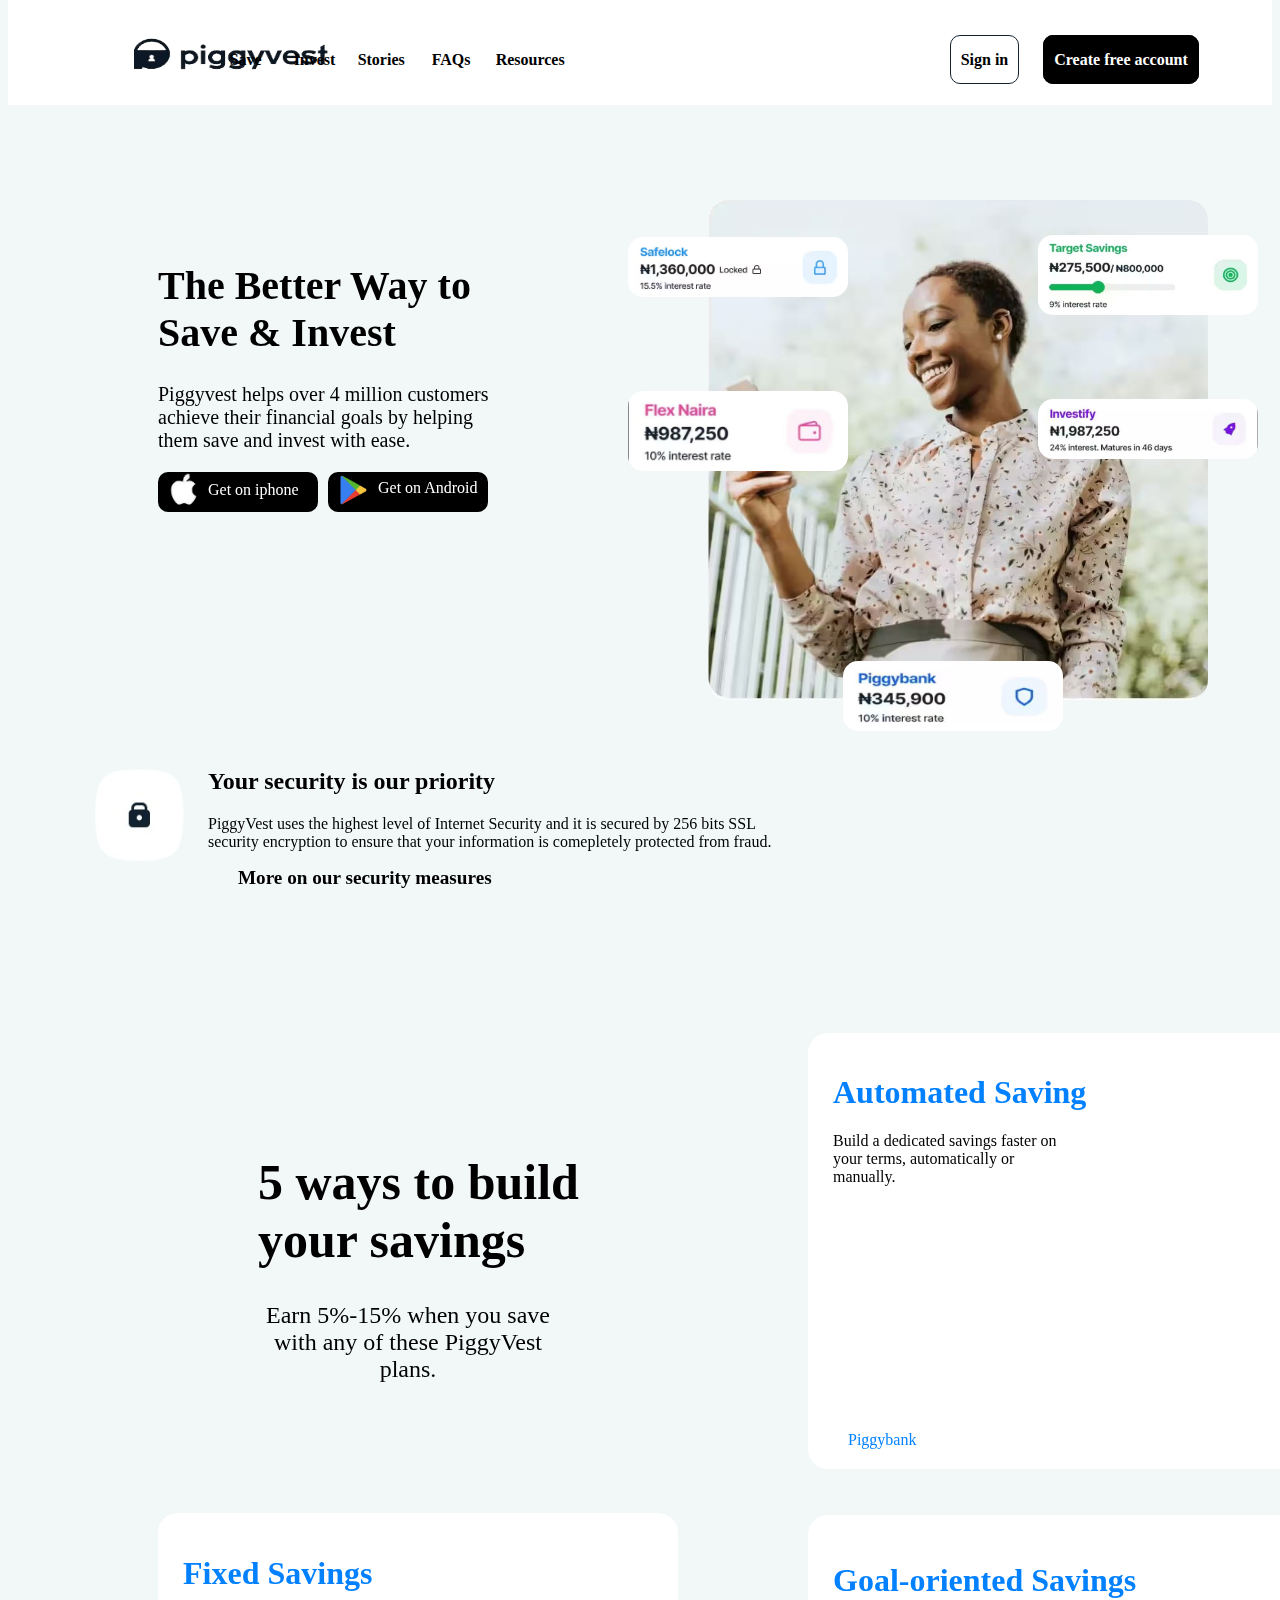
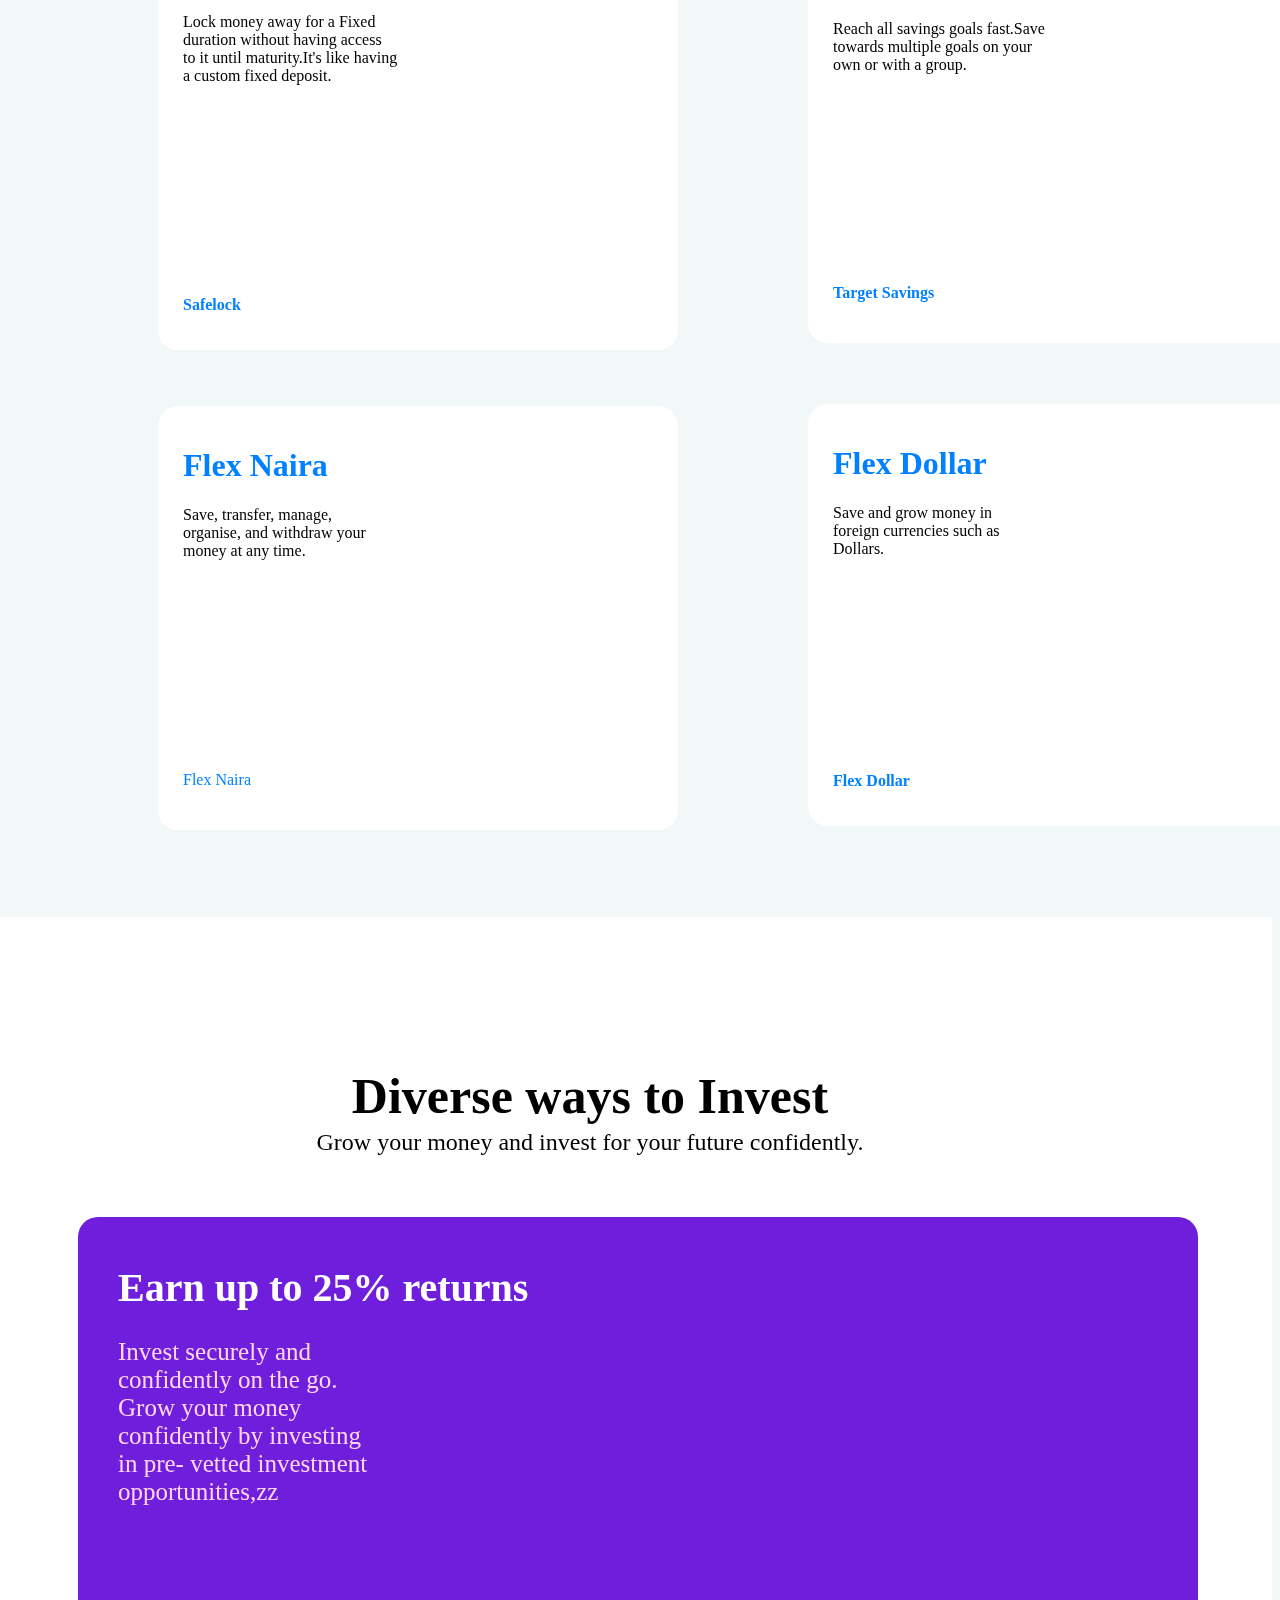
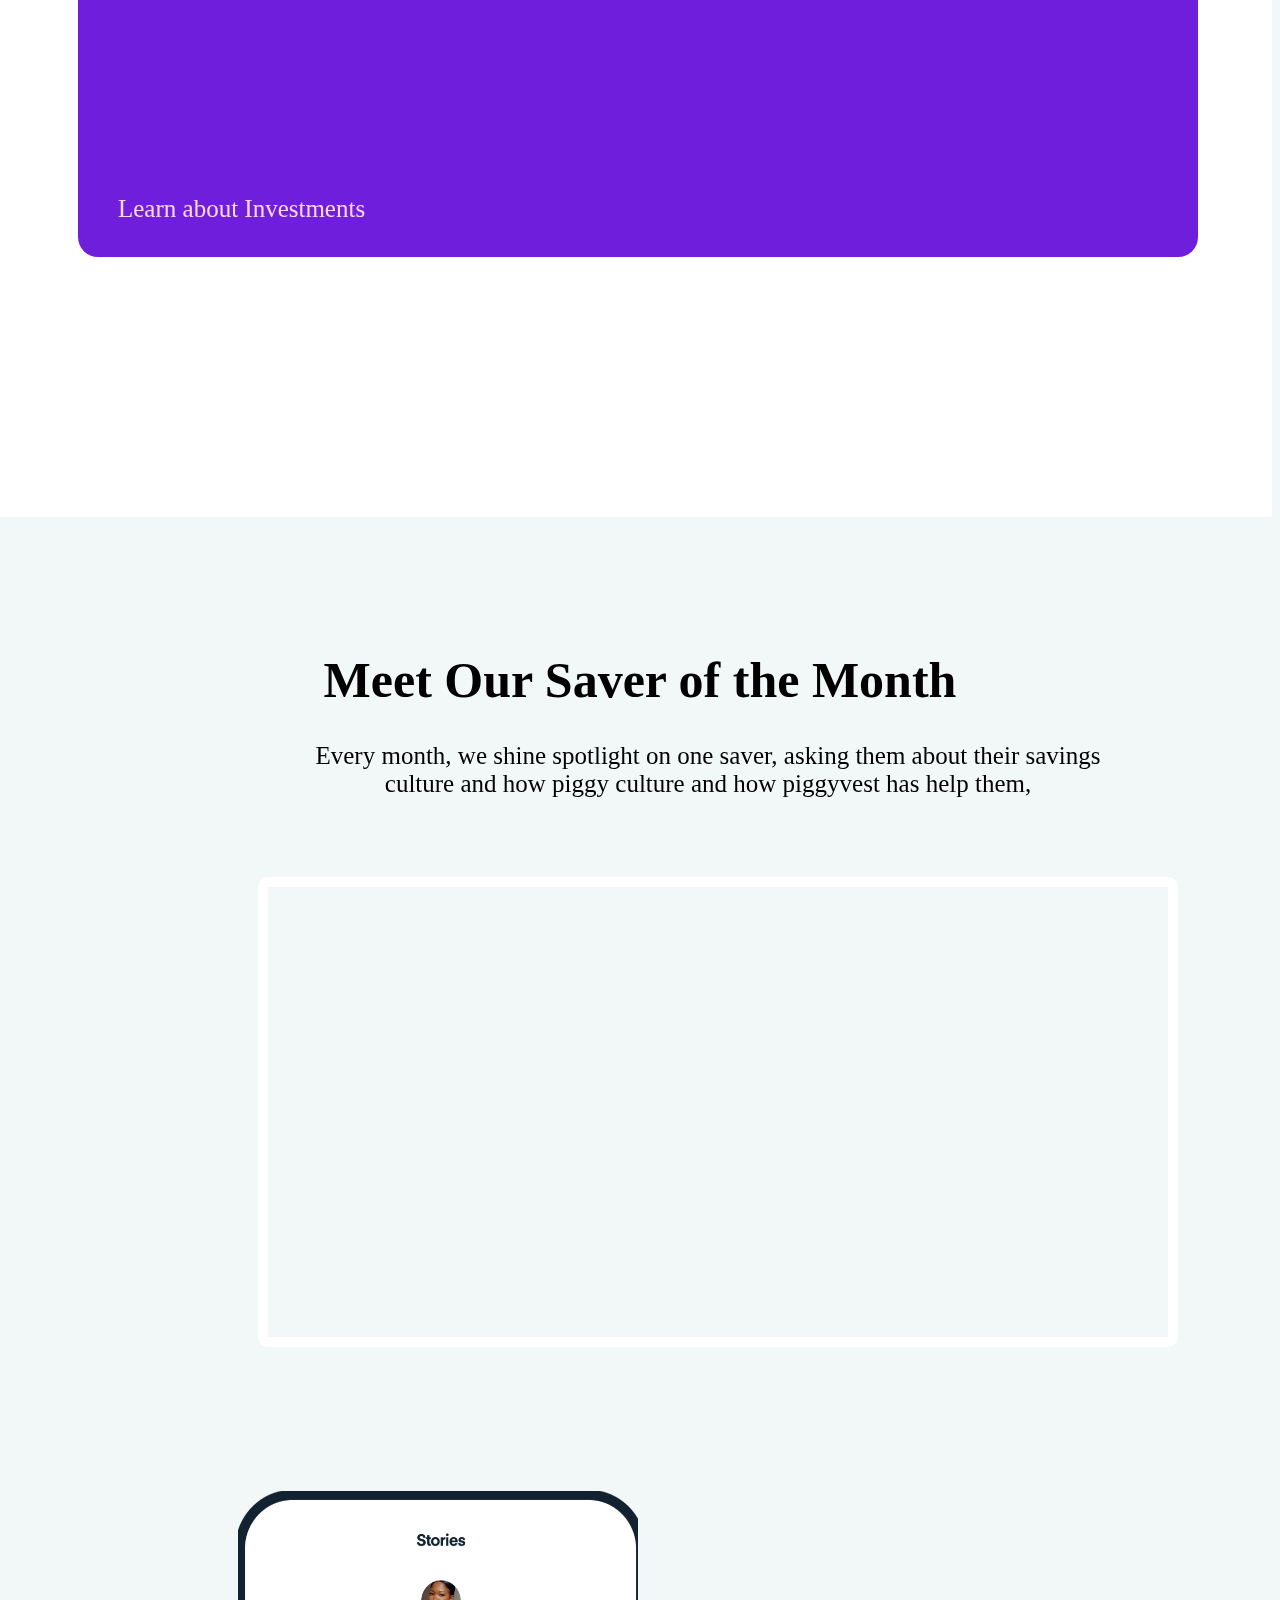
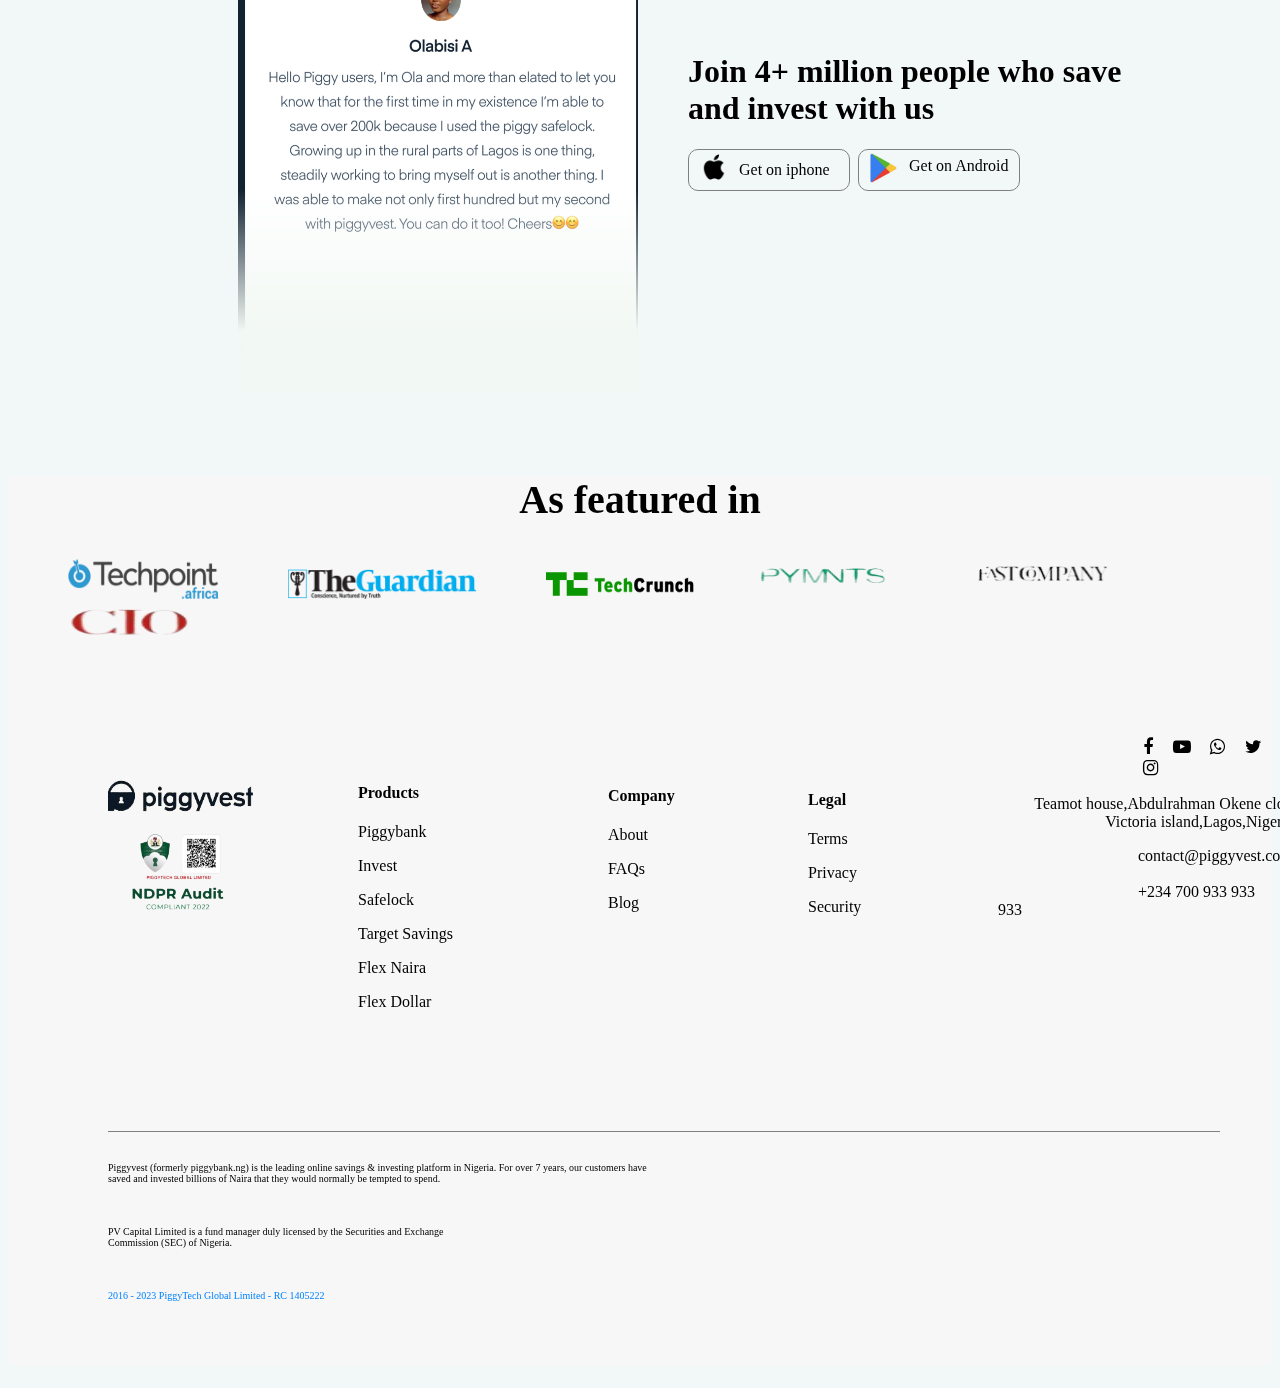
<file: index.html>
<!DOCTYPE html>
<html lang="en">
<head>
    <meta charset="UTF-8">
    <meta name="viewport" content="width=device-width, initial-scale=1.0">
    <link rel="stylesheet" href="css/style.css">
    <link href="https://unpkg.com/aos@2.3.1/dist/aos.css" rel="stylesheet">
    <script src="https://unpkg.com/aos@2.3.1/dist/aos.js"></script>
    <link rel="stylesheet" href="https://cdnjs.cloudflare.com/ajax/libs/font-awesome/4.7.0/css/font-awesome.min.css">
    <title>Document</title>
</head>
<body>

   <!-- This is beginning of the navbar -->

    <div class="navbar">
        <nav>
            <img src="image/piggy10.png" alt="img" height="50px" width="200px">
           <ul>
            <li><a class="save" href="#">Save</a></li>
            <li><a class="invest" href="#">Invest</a></li>
            <li><a class="sto" href="#">Stories</a></li>
            <li><a class="faq" href="#">FAQs</a></li>
            <li><a class="res" href="#">Resources</a></li>
            <li><a class="sin" href="#"> Sign in</a></li>
            <li><a class="cret" href="#">Create free account</a></li>
           </ul>
        </nav>
    </div>
    <!-- this is the end of the navbar -->
   

    <!-- This is the begining of the piggy girl photo -->
    <div class="all">
    
    <div class="ab">
        <div>
            <img class="cow"data-aos="fade-down"
              data-aos-easing="linear"
            data-aos-duration="2000" src="image/piggy18.JPG" alt="img" width="500px" height="500px">
        </div>
        <img class="boy"  data-aos-delay="2500" data-aos="fade-down-right" src="image/piggy23.PNG" alt="img" width="220px" height="60px">
        <img class="girl" data-aos-delay="2000" data-aos="fade-up-left" src="image/piggy13.JPG" alt="img" width="220px" height="80px">
        <br><br>
        <img class="gods" data-aos-delay="1500" data-aos="fade-down-right" src="image/piggy.JPG" alt="img" width="220px" height="80px">
        <img class="fela" data-aos-delay="1000" data-aos="fade-down-right" src="image/piggy22.JPG" alt="img" width="220px" height="60px">
        <br><br>
        <img class="cuti" src="image/piggy1.JPG" alt="img" width="220px" height="70px">

    </div>
    <!-- This is the end of the piggy girl photo -->

    <!-- The better way to save & invest write up -->
    <div class="tax">
        <h1>The Better Way to Save & Invest</h1>
        <p>
            Piggyvest helps over 4 million customers
            achieve their financial goals by helping 
            them save and invest with ease.
        </p>
    </div>


    

    <div class="pass">
        <img src="image/whie_appl.png" alt="img" width="35px" height="35px">
        <p>Get on iphone</p>
    </div>
        <br>
    <div class="post">
        <img src="image/google_play.png" alt="img" width="30px" height="30px">
        <p>Get on Android</p>

    </div>
        <br><br><br><br><br><br><br>

        <br><br><br><br><br><br><br>

    <div class="lock">
        <img src="image/padlock-removebg-preview.png" alt="img" width="100px" height="100px">
        <h2>Your security is our priority</h2>
        <p>
            PiggyVest uses the highest level of Internet Security and it is secured by 256 bits SSL
             security encryption to ensure that your information is comepletely protected from fraud.
        </p>
        <a href="">More on our security measures</a>
       
    </div>
        <br><br><br><br>

        <br><br><br><br>
    <div class="farm">
        <h1>Automated Saving</h1>
        <p>Build a dedicated savings faster on your terms,
          automatically or manually.</p>

          <img data-aos="fade-up"
          data-aos-duration="3000" src="image/piggy16.png" alt="img" width="250px" height="250px">
        
          <!-- <img class="ar" src="image/bluearrow.svg" alt="arrow"> -->
    
          <a class="pig" href="pig">Piggybank</a>
        
          
    </div>

    <div class="ass">
        <h1>5 ways to build your savings</h1>
        <p>Earn 5%-15% when you save with 
            any of these PiggyVest plans.</p>
    </div>
        <br><br><br>

        <br><br><br>
    <div class="gam">
        <h1>Goal-oriented Savings</h1>
        <p>Reach all savings goals
            fast.Save towards multiple
            goals on your own or with a 
            group.</p>

            <h2 class="arr"></h2>

            <img data-aos="fade-up"
        data-aos-duration="3000" src="image/piggy8.JPG" alt="img" width="250px" height="250px">
       
        <p class="rt"><b>Target Savings</b></p>
    </div>

    

    <div class="gum">
        <h1>Fixed Savings</h1>
        <p>Lock money away for a Fixed
            duration without having access
            to it until maturity.It's like having
            a custom fixed deposit.
        </p>
        <img data-aos="fade-up"
        data-aos-duration="3000" src="image/piggy9.JPG" alt="img" width="250px" height="250px">
        <p class="ring"><b>Safelock</b></p>

    </div>
        <br><br><br>
    
    <div class="sch">
        <h1>Flex Dollar</h1>
        <p>Save and grow money in 
            foreign currencies such as 
            Dollars.
        </p>

        <h3 class="arro"></h3>

        <img data-aos="fade-up"
        data-aos-duration="3000" src="image/piggy12.png" alt="img" width="250px" height="250px">
        <p class="race"><b>Flex Dollar</b></p>

    </div>


    <div class="guy">
        <h1>Flex Naira</h1>
        <p>Save, transfer, manage,
            organise, and withdraw your
            money at any time.
        </p>
        <img  data-aos="zoom-out-left" src="image/piggy15.png" alt="img" width="250px" height="250px">
        <p class="run">Flex Naira</p>

        <h4 class="arrow"></h4>

    </div>
        <br><br><br>

 <div class="shift">
    <div class="cup">
        <h1>Diverse ways to Invest</h1>
        <p>Grow your money and invest for your future confidently.</p>
    </div>

        <div class="tom">
        <h1>Earn up to 25% returns</h1>
        <p>Invest securely and confidently
            on the go. Grow your money
            confidently by investing in pre- 
            vetted investment
            opportunities,zz
        </p>

        <h5 class="arroww"></h5>

        <img  data-aos="zoom-out-left" src="image/piggy14.png" alt="img" width="400px" height="400px">
        <p class="lan">Learn about Investments</p>

    </div>
  </div>
        <br><br><br><br><br><br><br><br><br><br>

        <br><br><br><br><br><br><br><br><br><br>
    <div class="fax">
        <h1>Meet Our Saver of the Month</h1>
        <p>
            Every month, we shine spotlight on one saver,
            asking them about their savings culture and how 
            piggy culture and how piggyvest has help them,
        </p>
    </div>
        <br><br><br>

    <iframe class="vid" width="900px" height="450px" src="https://www.youtube.com/embed/8XzCzC9pFGM?si=KcSI0VT-yc1V_VFB" title="Saver of the month- June" frameborder="0" allow="accelerometer; autoplay; clipboard-write; encrypted-media; gyroscope; picture-in-picture; web-share" allowfullscreen></iframe>

        <br><br><br><br><br><br>

        <br><br><br><br><br><br>

        <br><br><br>

    
            <h1 class="cut">Join 4+ million people who save and invest with us</h1>
        
    <div class="butt">
        <img src="image/apple_log.png" alt="img" width="40px" height="40px">
        <p>Get on iphone</p>
    </div>
        <br>
    <div class="port">
        <img src="image/google_play.png" alt="img" width="30px" height="30px">
        <p>Get on Android</p>

    </div>



    <div class="zee">
        <img src="image/piggy7.png" alt="img" width="400px" height="500px">
    </div>
        <br><br><br>

    <div class="bat">
        <div class="lost">
            <h1>As featured in</h1>
            <img src="image/piggy6.png" alt="img" width="150px" height="40px">
            <img src="image/piggy4.png" alt="img" width="200px" height="30px">
            <img src="image/piggy5.png" alt="img" width="150px" height="30px">
            <img src="image/aaza-removebg-preview.png" alt="img" width="150px" height="40px">
            <img src="image/bbbb-removebg-preview.png" alt="img" width="150px" height="50px">
            <img src="image/piggy11.png" alt="img" width="140px" height="40px">
        </div>
            <br><br>
    
            <br><br><br>
        
            <div class="ada">
                <i class="fa fa-facebook" aria-hidden="true"></i>
                <i class="fa fa-youtube-play" aria-hidden="true"></i>
                <i class="fa fa-whatsapp" aria-hidden="true"></i>
                <i class="fa fa-twitter" aria-hidden="true"></i>
                <i class="fa fa-instagram" aria-hidden="true"></i>
            </div>
        
            <div class="work">
                <p>Teamot house,Abdulrahman Okene close Victoria island,Lagos,Nigeria.</p>
                <a href="">contact@piggyvest.com</a>
                <br><br>
                <a href="">+234 700 933 933 933</a>
            </div>
        
            <div class="sars">
                <h4>Legal</h4>
                <p>Terms</p>
                <p>Privacy</p>
                <p>Security</p>
            </div>
        
            <div class="egg">
                <h4>Company</h4>
                <p>About</p>
                <p>FAQs</p>
                <p>Blog</p>
            </div>
        
            <div class="stone">
                <h4>Products</h4>
                <p>Piggybank</p>
                <p>Invest</p>
                <p>Safelock</p>
                <p>Target Savings</p>
                <p>Flex Naira</p>
                <p>Flex Dollar</p>
            </div>
        
        
            <div class="zoo">
                <img src="image/piggy10.png" alt="img" width="150px" height="50px">
            </div>
                
        
            <div class="salt">
                <img src="image/imag 2.png" alt="img" width="100px" height="80px">
            </div>
                <br><br><br><br><br><br>
        
                <br><br><br><br><br><br>
            <div class="que">
                <p class="weee">Piggyvest (formerly piggybank.ng) is the leading online savings & investing platform in Nigeria. 
                    For over 7 years, our customers have 
                    saved and invested billions of Naira that they would normally be tempted to spend.</p>
                    <br><br>
                 <p class="dud">PV Capital Limited is a fund manager duly licensed by the Securities and Exchange
                     Commission (SEC) of Nigeria.</p>
                     <br><br>
                <p class="tat">2016 - 2023 PiggyTech Global Limited - RC 1405222</p>
                    <br><br><br><br><br>
            </div>
    
    </div>
    
    <!-- <div class="arrow">
        <img src="image/arrow.png" alt="arrow">
    </div> -->

    </div>
        














    
























































































































    <script>
        AOS.init();
      </script>
      
</body>
</html>
</file>
<file: css/style.css>
body{
    background-color: #f2f8f8;

}

.all{
    width: 100%;
}




.navbar{
    position: sticky;
    top: 0;
    background-color: white;
    z-index: 1;
}




nav{
    display: flex;
    align-items: center;
    justify-content: space-between;
    padding-top: 15px;
    padding-right: 5%;
    padding-left: 10%;
    margin-top: -30px; 
    /* margin-left: 120px; */
    
    
}

nav ul li{
    display: inline-block;
    list-style-type: none;
    padding: 20px 10px;
}
nav ul li a{
    color: black;
    text-decoration: none;
    font-weight: bold;
}
.save{
    margin-left: -600px;
}
.invest{
    margin-left:-560px;
}
.sto{
    margin-left: -520px;
}
.faq{
    margin-left: -470px;
}
.res{
    margin-left: -430px;
}
.sin{
    border: 1px solid #122231;
    border-radius: 10px;
    padding: 15px 10px;
}
.cret{
    border: 1px solid black;
    border-radius: 10px;
    padding: 15px 10px;
    background-color: black;
    color: white;
}

.cow{
    border-radius: 20px;
    z-index: -1;
    top: 0;
    position: absolute;
    margin-top: 200px;
}
.ab{
    margin-left: 700px;

}
.boy{
    margin-bottom: -200px;
    border-radius: 15px;
    margin-left: -80px;


}
.girl{
    margin-bottom: -200px;
    border-radius: 15px;
    margin-left: 330px;

}
.gods{
    margin-bottom: -320px;
    border-radius: 15px;
    margin-left: -80px;

}
.fela{
    margin-bottom: -290px;
    margin-left: 330px;
    border-radius: 15px;

}
.cuti{
    margin-top: 470px;
    margin-left: 135px;
    border-radius: 15px;

}

.tax{
    margin-top: -500px;
    margin-left: -150px;
}
.tax h1{
    width: 320px;
    margin-left: 300px;
    font-size: 40px;
    font-weight: bolder;
}
.tax p{
    width: 350px;
    margin-left: 300px;
    font-size: 20px;
}
.pass{
    border: 0 solid grey;
    border-radius: 10px;
    background-color:  black;
    padding: 5px;
    width: 150px;
    height: 30px;
    margin-left: 150px;
    
}
.pass p{
    margin-left: 45px;
    margin-top: -110px;
    color: white;
    /* color: darkblue; */
}
.pass img{
    margin-bottom: 80px;
    margin-top: -8px;
    padding-top: 3px;
    padding-left: 3px;
}
.pass:hover{
    cursor: pointer;
    transform: scale(1.03);
}



.post{
    border: 0 solid grey;
    border-radius: 10px;
    background-color:  black;
    padding: 5px;
    width: 150px;
    height: 30px;
    margin-left: 320px;
    margin-top: -58px;
}
.post p{
    margin-left: 45px;
    margin-top: -110px;
    color: white;
}
.post img{
    margin-bottom: 80px;
    margin-top: -2px;
    padding-left: 5px;
}
.post:hover{
    cursor: pointer;
    transform: scale(1.03);
}


.lock img{
    margin-left: 30px;
    margin-bottom: -50px;

}
.lock h2{
    margin-left: 150px;
    margin-top: -50px;
    font-weight: bolder;
}

.lock p{
    width: 600px;
    margin-left: 150px;
}
.lock a{
    font-weight: bolder;
    font-size: larger;
    color: black;
    text-decoration: none;
    margin-left: 180px;
}
.lock a:hover{
    color: darkslategrey;
}
.lock{
    margin-left: 50px;
}

.farm{
    border: none;
    border-radius: 20px;
    padding: 20px 10px;
    background-color: white;
    width: 500px;
    margin-left: 800px;
}

/* .pig {
   margin-top: -20px;
}
.ar{
    margin-left: -100px;
} */


/* .piggybank{
    margin-left: ;
    margin-bottom: 170px;
    
} */

/* .ar{
    image: url(./image/);
    image: url(./image/bluearrow);
    width: 40px;
    height: 20px;
    margin-left: 30px;
    margin-top: 155px;
} */

.farm:hover{
    color:  white;
    background-color: #2c5fcf;
}
.farm:hover.farm h1 {
    color: white;
}
.farm:hover a{
    color: white;
}

.farm p{
    width: 230px;
    margin-left: 15px;
}
.farm a{
    text-decoration: none;
    color: #0181ff;
    margin-left: 30px;
    /* margin-top: 30px; */
}
.farm h1{
    color: #0181ff;
    margin-left: 15px;
}
.farm img{
    margin-left: 250px;
    margin-bottom: -25px;
}
.ass h1{
    width: 350px;
    font-size: 50px;
}
.ass p{
    width: 300px;
    text-align: center;
    font-size: x-large;
}

.ass{
    margin-top: -350px;
    margin-left: 250px;
}


.gam{
    border: none;
    border-radius: 20px;
    padding: 25px 10px;
    background-color: white;
    width: 500px;
    margin-left: 800px;
    
}

.gam:hover{
    color:  white;
    background-color: #65bf7e;
}
.gam:hover.gam h1 {
 color: white;
}
.gam:hover p {
    color: white;
   }
.gam p{
    width: 230px;
    margin-left: 15px;
}
.rt{
    color: #0181ff;
    margin-left: 15px;
    
 
}
.gam h1{
    color: #0181ff;
    margin-left: 15px;
}
.gam img{
    margin-left: 250px;
    margin-bottom: -80px;
    border-top-right-radius: 25px;
    border-top-left-radius: 20px;

}






.gum{
    border: none;
    border-radius: 20px;
    padding: 20px 10px;
    background-color: white;
    width: 500px;
    margin-top: -430px;
    margin-left: 150px;

    
}

.gum:hover{
    color:  white;
    background-color: #4993eb;
}

.gum:hover.gum h1{
    color: white;
}
.gum:hover p{
    color: white;
}
.gum p{
    width: 215px;
    margin-left: 15px;
}
.ring{
    color: #0181ff;  
 
}
.gum h1{
    color: #0181ff;
    margin-left: 15px;
}
.gum img{
    margin-left: 250px;
    margin-bottom: -75px;
    border-top-right-radius: 30px;
    border-top-left-radius: 30px;
}




.sch{
    border: none;
    border-radius: 20px;
    padding: 20px 10px;
    background-color: white;
    width: 500px;
    margin-left: 800px;

    
}

.sch:hover{
    color:  white;
    background-color: #0f1824;
}

.sch:hover.sch h1{
    color: white;
}
.sch:hover p{
    color: white;
}

.sch p{
    width: 200px;
    margin-left: 15px;
}
.race{
    color: #0181ff;  
 
}
.sch h1{
    color: #0181ff;
    margin-left: 15px;
}
.sch img{
    margin-left: 270px;
    margin-bottom: -75px;
}







.guy{
    border: none;
    border-radius: 20px;
    padding: 20px 10px;
    background-color: white;
    width: 500px;
    margin-top: -420px;
    margin-left: 150px;

    
}

.guy:hover{
    color:  white;
    background-color: #d45499;
}

.guy:hover.guy h1{
    color: white;
}
.guy:hover p{
    color: white;
}
.guy p{
    width: 200px;
    margin-left: 15px;
}
.run{
    color: #0181ff;  
 
}
.guy h1{
    color: #0181ff;
    margin-left: 15px;
}
.guy img{
    margin-left: 250px;
    margin-bottom: -75px;
}




.shift{ 
    margin-left: -100px;
}
.cup{
    background-color: white;
    height: 1200px;
    

    
}
.cup h1{
    font-size: 50px;
    padding-top: 150px;
    text-align: center;
}
.cup p{
    font-size: x-large;
    text-align: center;
    margin-top: -30px;
}








.tom{
    border: none;
    border-radius: 20px;
    padding: 20px 10px;
    background-color: #6f1edc;
    width: 1100px;
    height: 600px;
    margin-left: 170px;
    z-index: 1;
    top: 10;
    margin-top: -900px;
    
}

.tom p{
    width: 250px;
    margin-left: 30px;
    font-size: 25px;
    color: #fed6f0;
}
.lan{
    color: white; 
    margin-top: -60px; 
 
}
.tom h1{
    color: white;
    margin-left: 30px;
    font-size: 40px;
}
.tom img{
    margin-left: 700px;
    margin-top: -80px;
}


.fax h1{
    font-size: 50px;
    text-align: center;
}

.fax p{
    width: 800px;
    text-align: center;
    font-size: 25px;
    margin-left: 300px;

}

.vid{
    margin-left: 250px;
    border: 10px solid white;
    border-radius: 10px;
}

.cut{
    margin-left: 680px;
    width: 470px;
    margin-top: 50px; 
}

.butt{
    border: 1px solid grey;
    border-radius: 10px;
    background-color:  #f2f8f8;
    padding: 5px;
    width: 150px;
    height: 30px;
    margin-left: 680px;
}
.butt p{
    margin-left: 45px;
    margin-top: -110px;
}
.butt img{
    margin-bottom: 80px;
    margin-top: -8px;
}
.butt:hover{
    cursor: pointer;
    transform: scale(1.03);
}



.port{
    border: 1px solid grey;
    border-radius: 10px;
    background-color:  #f2f8f8;
    padding: 5px;
    width: 150px;
    height: 30px;
    margin-left: 850px;
    margin-top: -60px;
}
.port p{
    margin-left: 45px;
    margin-top: -110px;
}
.port img{
    margin-bottom: 80px;
    margin-top: -2px;
    padding-left: 4px;
}
.port:hover{
    cursor: pointer;
    transform: scale(1.03);
}


.zee img{
    margin-left: 230px;
    margin-top: -300px;
}

.lost h1{
    text-align: center;
    font-size: 40px;
}
.lost img{
    margin-left: 60px;
}

.bat{
    background-color: #f7f7f7;
}

.ada{
    margin-left: 1120px;
    font-size: large;
    
}
.fa{
    margin-left: 15px;
}
.fa:hover{
    cursor: pointer;
    transform: scale(1.00);
}


.work{
    margin-left: 990px;
}


.work a{
    text-decoration: none;
    color: black;
    margin-left: 140px;
}
.work p{
    width: 300px;
    text-align: right;
}
.work p:hover{
    cursor: pointer;
}

.work a:hover{
    color: #2c5fcf;


}
.sars p:hover{
    color: #2c5fcf;
    cursor: pointer;

}

.sars{
    margin-left: 800px;
    margin-top:  -150px;
}



.egg p:hover{
    color: #2c5fcf;
    cursor: pointer;
}

.egg{
    margin-left: 600px;
    margin-top:  -150px;
}




.stone p:hover{
    color: #2c5fcf;
    cursor: pointer;
}

.stone{
    margin-left: 350px;
    margin-top:  -150px;
}

.zoo{
    margin-left: 100px;
    margin-top: -250px;
}



.salt{
    margin-left: 120px;

}

.que{
    font-size: 10px;
    margin-left: 100px;
    border-top: 1px solid gray;
    width: 88%;
    padding-top: 20px;
}

.weee{
    width: 550px;
}

.dud{
    width: 350px;
}

.tat{
    color: #0181ff;
}

/* .arrow{
    top: 0;
} */
</file>
